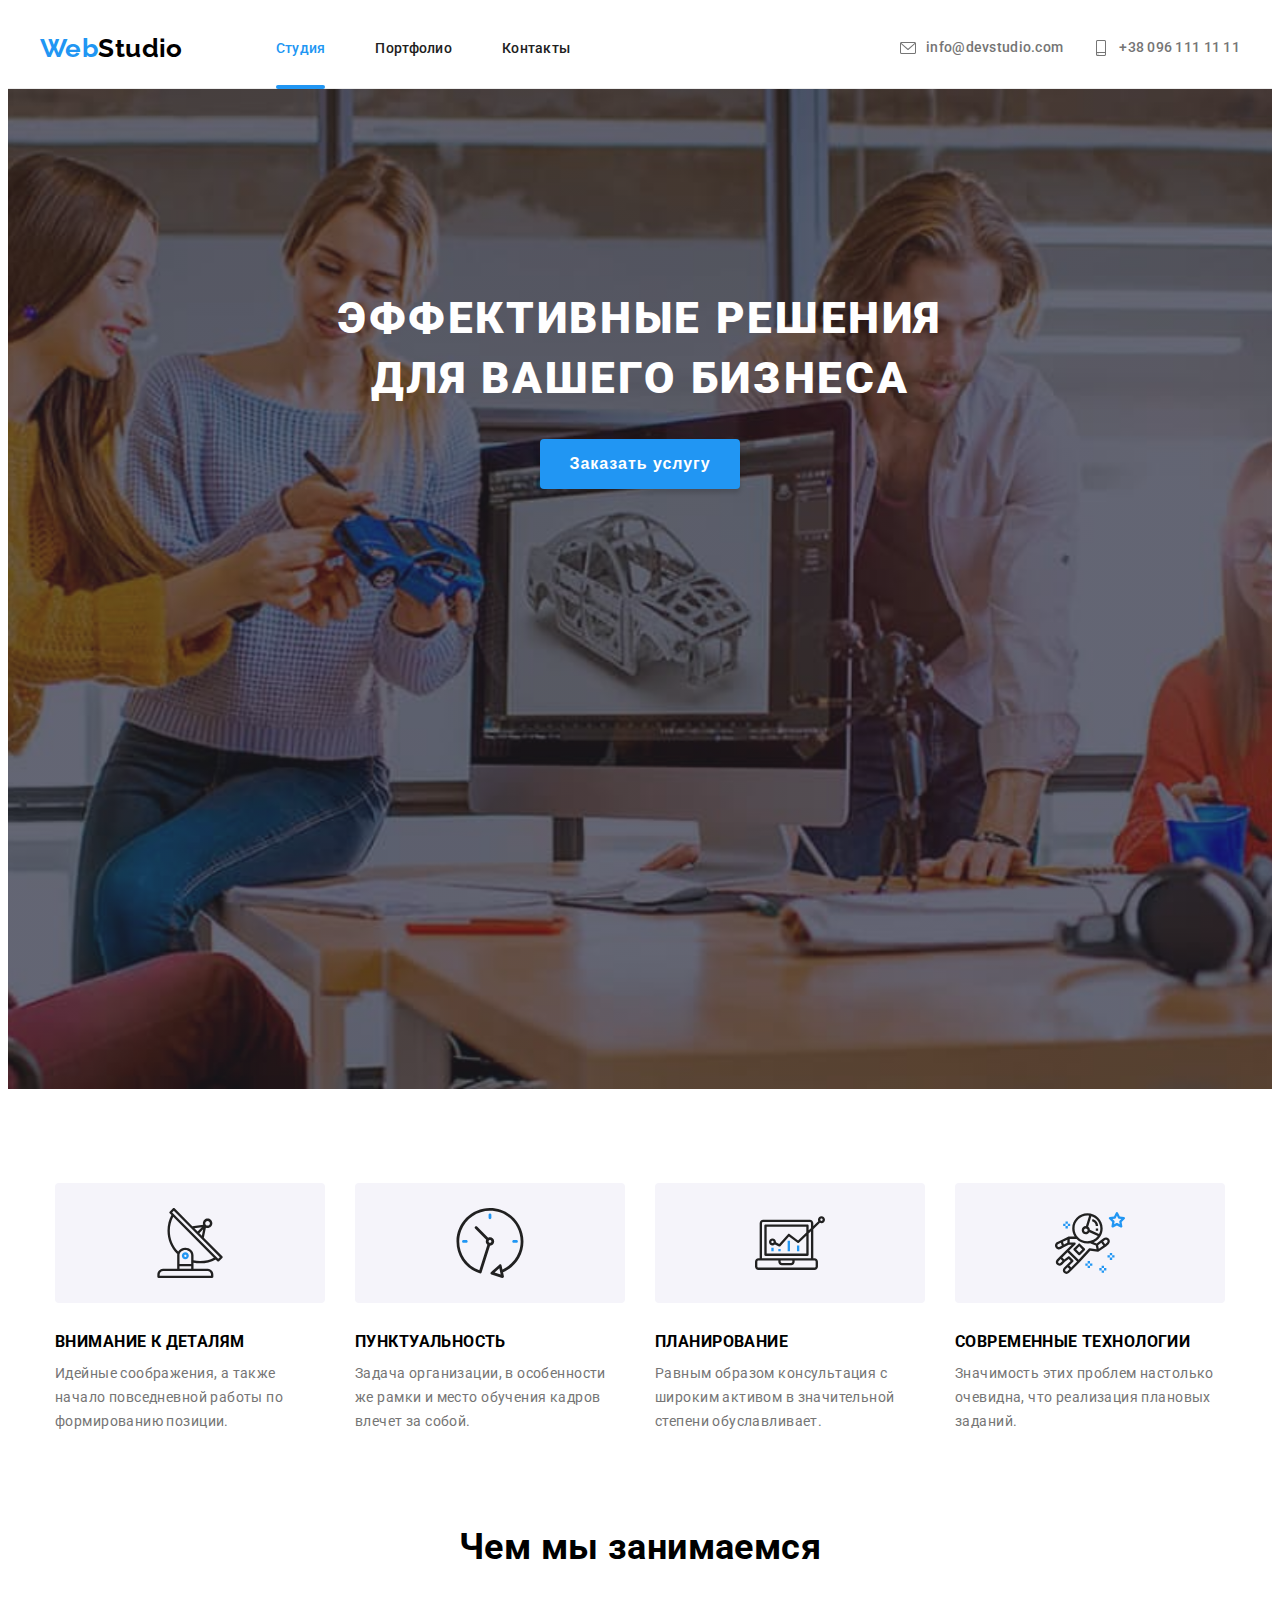
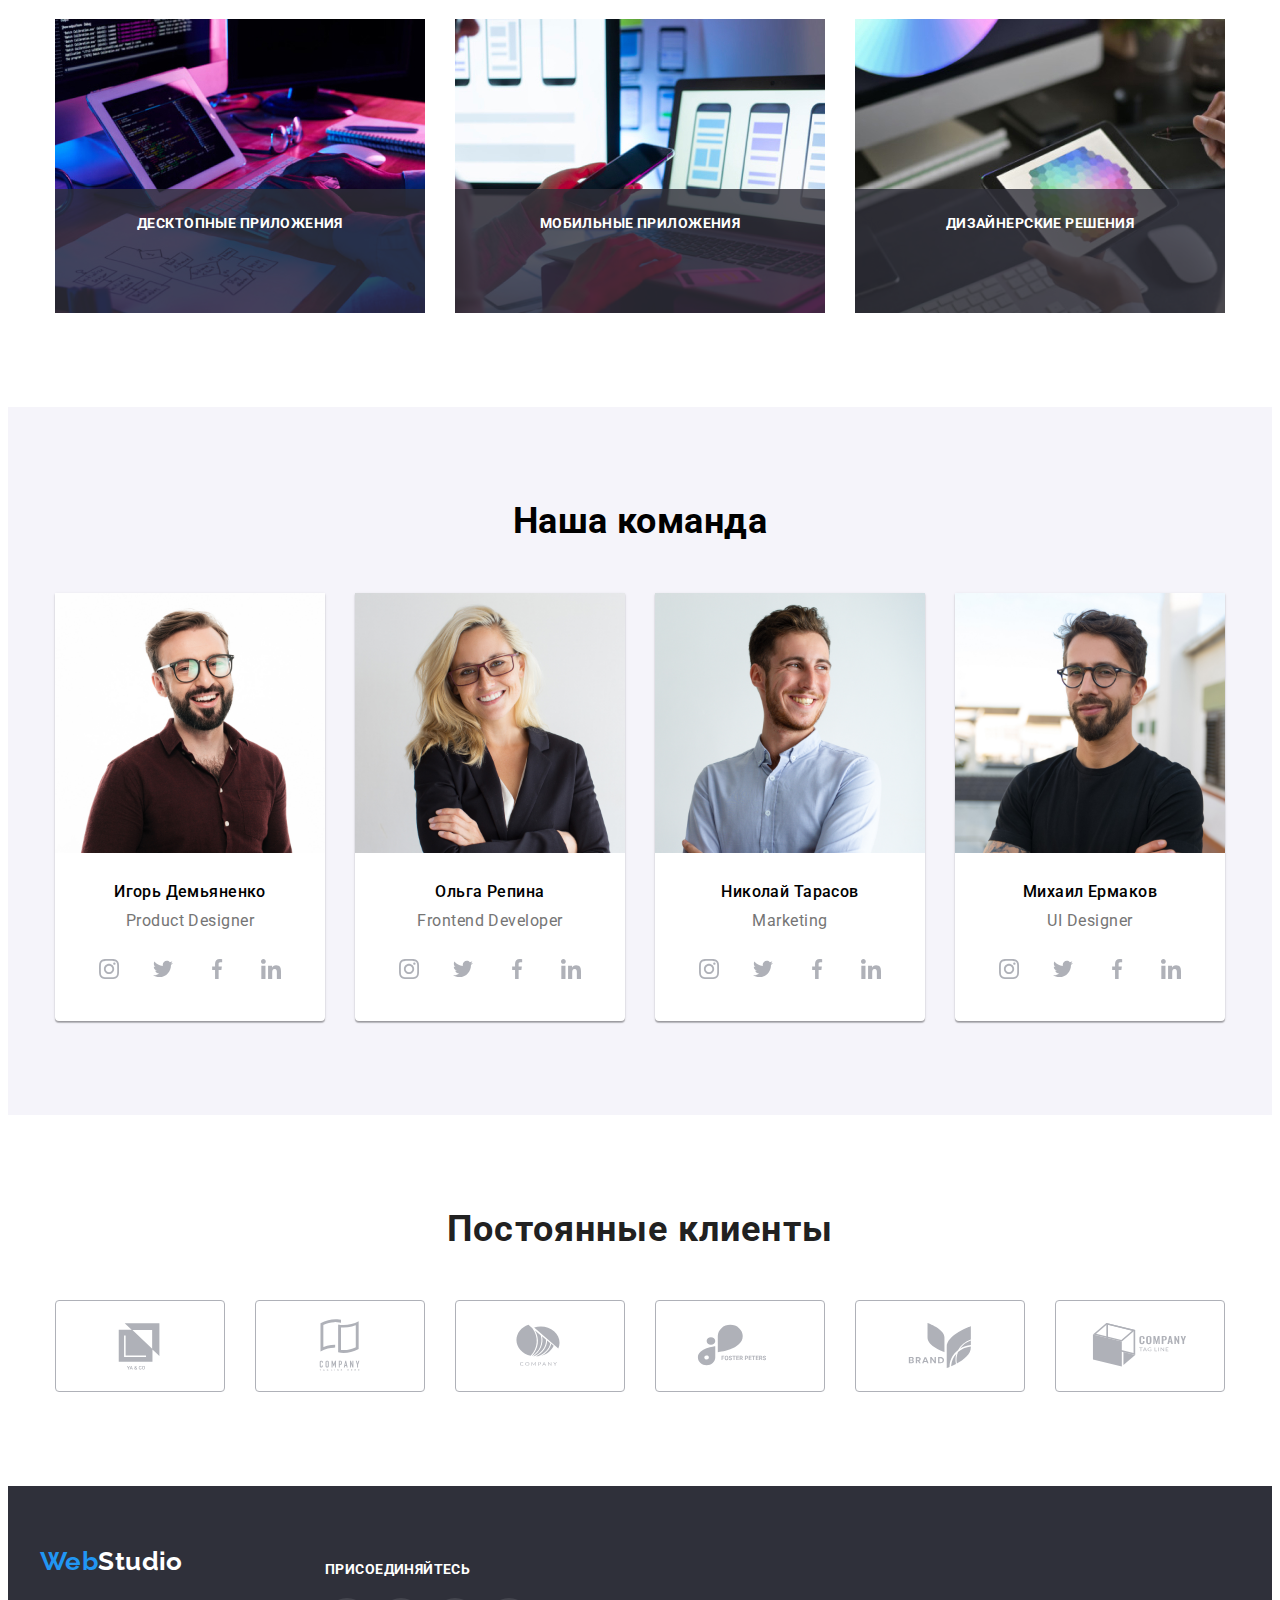
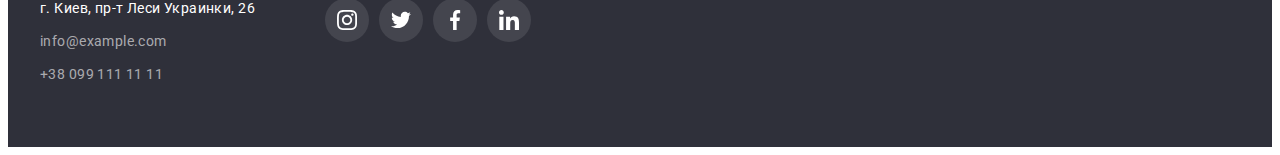
<file: index.html>
<!DOCTYPE html>
<html lang="ru">
<head>
    <meta charset="UTF-8">
    <meta http-equiv="X-UA-Compatible" content="IE=edge">
    <meta name="viewport" content="width=device-width, initial-scale=1.0">
    <title>WebStudio</title>
    <link rel="preconnect" href="https://fonts.googleapis.com">
    <link rel="preconnect" href="https://fonts.gstatic.com" crossorigin>
    <link href="https://fonts.googleapis.com/css2?family=Raleway:wght@700&family=Roboto:wght@400;500;700;900&display=swap"
        rel="stylesheet">
    <link rel="stylesheet" href="https://cdnjs.cloudflare.com/ajax/libs/modern-normalize/1.1.0/modern-normalize.min.css"
        integrity="sha512-wpPYUAdjBVSE4KJnH1VR1HeZfpl1ub8YT/NKx4PuQ5NmX2tKuGu6U/JRp5y+Y8XG2tV+wKQpNHVUX03MfMFn9Q=="
        crossorigin="anonymous" referrerpolicy="no-referrer" />
    <link rel="stylesheet" href="./css/styles.css" >
</head>
<body>
   <header class="header">
       <div class="container container-header">
       <nav class="header-nav">
           <a class="link header-logo" href="" lang="en">Web<span class="header-logo-boot">Studio</span></a>
               <ul class="list header-list">
                    <li class="header-item">
                        <a class="link header-link header-link-hover" href="./index.html">Студия</a>
                    </li>
                    <li class="header-item">
                        <a class="link header-link" href="./portfolio.html">Портфолио</a></li>
                    <li class="header-item">
                        <a class="link header-link" href="">Контакты</a></li>
               </ul>
       </nav>
       <ul class="list header-list-too"> 
           <li class="header-item-too">
                <a class="header-mail link" href="mailto:info@devstudio.com">
                    <svg class="header-mail-icon" width="16" height="16">
                        <use href="./imeges/icons.svg#icon-envelope"></use>
                    </svg>
                info@devstudio.com</a>
           </li>
           <li class="header-item-too">
                <a class="header-tel link" href="tel:+380961111111">
                    <svg class="header-tel-icon" width="16" height="16">
                        <use href="./imeges/icons.svg#icon-smartphone"></use>
                    </svg>
                +38 096 111 11 11</a>
           </li>
        </ul>
        </div>
   </header>
   <main>
       <section class="link title-link">
            <div class="container container-title">
                <h1 class="title">Эффективные решения для вашего бизнеса</h1>
                <button type="button" class="title-btn" data-modal-open>Заказать услугу</button>
            </div>
       </section>
       <section class="prior section link">
           <div class="container">
           <h2 class="visually-hidden">Наши приоритеты</h2>
           <ul class="list prior-list">
               <li class="prior-item">
                   <div class="prior-box-icon">
                       <svg class="prior-icon" width="70" hidden="70">
                           <use href="imeges/icons.svg#icon-antenna"></use>
                       </svg>
                   </div>
                   <h3 class="prior-title-list">Внимание к деталям</h3>
                   <p class="prior-after-title">Идейные соображения, а также начало повседневной работы по формированию позиции.</p>
               </li>
               <li class="prior-item">
                   <div class="prior-box-icon">
                       <svg class="prior-icon" width="70" hidden="70">
                           <use href="imeges/icons.svg#icon-clock"></use>
                       </svg>
                   </div>
                   <h3 class="prior-title-list">Пунктуальность</h3>
                   <p class="prior-after-title">Задача организации, в особенности же рамки и место обучения кадров влечет за собой.</p>
                </li>
                <li class="prior-item">
                    <div class="prior-box-icon">
                        <svg class="prior-icon" width="70" hidden="70">
                            <use href="imeges/icons.svg#icon-diagram"></use>
                        </svg>
                    </div>
                    <h3 class="prior-title-list">Планирование</h3>
                    <p class="prior-after-title">Равным образом консультация с широким активом в значительной степени обуславливает.</p>
                </li>
                <li class="prior-item">
                    <div class="prior-box-icon">
                        <svg class="prior-icon" width="70" hidden="70">
                            <use href="imeges/icons.svg#icon-astronaut"></use>
                        </svg>
                    </div>
                    <h3 class="prior-title-list">Современные технологии</h3>
                    <p class="prior-after-title">Значимость этих проблем настолько очевидна, что реализация плановых заданий.</p>
                </li>
           </ul>
           </div>
       </section>
           <section class="work section">
               <div class="container">
               <h2 class="work-title">Чем мы занимаемся</h2>
               <ul class="list work-list">
                    <li class="work-item">
                        <img src="./imeges/about-img-1.jpg" alt="компьютер" width="370" height="294">
                        <p class="work-text">десктопные приложения</p>
                    </li>
                    <li class="work-item">
                        <img src="./imeges/about-img-2.jpg" alt="ноутбук" width="370" height="294">
                        <p class="work-text">мобильные приложения</p>
                    </li>
                    <li class="work-item">
                        <img src="./imeges/about-img-3.jpg" alt="планшет" width="370" height="294">
                        <p class="work-text">дизайнерские решения</p>
                    </li>
               </ul>
               </div>        
           </section> 
        <section class="team section">
            <div class="container">
            <h2 class="team-title">Наша команда</h2>
            <ul class="list team-list">
                <li class="team-item">
                    <img src="./imeges/work-img-4.jpg" alt="игорь" width="270" height="260">
                    <div class="team-item-content">
                        <h3 class="team-title-list">Игорь Демьяненко</h3>
                        <p class="team-after-title" lang="en">Product Designer</p>
                        <ul class="list team-social-list">
                            <li class="team-social-item">
                                <a href="" class="team-social-link">
                                    <svg class="team-social-icon" width="20" height="20">
                                        <use href="./imeges/icons.svg#icon-instagram"></use>
                                    </svg>
                                </a>
                            </li>
                            <li class="team-social-item">
                                <a href="" class="team-social-link">
                                    <svg class="team-social-icon" width="20" height="20">
                                        <use href="./imeges/icons.svg#icon-twitter"></use>
                                    </svg>
                                </a>
                            </li>
                            <li class="team-social-item">
                                <a href="" class="team-social-link">
                                    <svg class="team-social-icon" width="20" height="20">
                                        <use href="./imeges/icons.svg#icon-facebook"></use>
                                    </svg>
                                </a>
                            </li>
                            <li class="team-social-item">
                                <a href="" class="team-social-link">
                                    <svg class="team-social-icon" width="20" height="20">
                                        <use href="./imeges/icons.svg#icon-linkedin"></use>
                                    </svg>
                                </a>
                            </li>
                        </ul>
                    </div>
                </li>
                <li class="team-item">
                    <img src="./imeges/work-img-5.jpg" alt="ольга" width="270" height="260">
                    <div class="team-item-content">
                        <h3 class="team-title-list">Ольга Репина</h3>
                        <p class="team-after-title" lang="en">Frontend Developer</p>
                        <ul class="list team-social-list">
                            <li class="team-social-item">
                                <a href="" class="link team-social-link">
                                    <svg class="team-social-icon" width="20" height="20">
                                        <use href="./imeges/icons.svg#icon-instagram"></use>
                                    </svg>
                                </a>
                            </li>
                            <li class="team-social-item">
                                <a href="" class="team-social-link">
                                    <svg class="team-social-icon" width="20" height="20">
                                        <use href="./imeges/icons.svg#icon-twitter"></use>
                                    </svg>
                                </a>
                            </li>
                            <li class="team-social-item">
                                <a href="" class="team-social-link">
                                    <svg class="team-social-icon" width="20" height="20">
                                        <use href="./imeges/icons.svg#icon-facebook"></use>
                                    </svg>
                                </a>
                            </li>
                            <li class="team-social-item">
                                <a href="" class="team-social-link">
                                    <svg class="team-social-icon" width="20" height="20">
                                        <use href="./imeges/icons.svg#icon-linkedin"></use>
                                    </svg>
                                </a>
                            </li>
                        </ul>
                    </div>
                </li>
                <li class="team-item">
                    <img src="./imeges/work-img-6.jpg" alt="николай" width="270" height="260">
                    <div class="team-item-content">
                        <h3 class="team-title-list">Николай Тарасов</h3>
                        <p class="team-after-title" lang="en">Marketing</p>
                        <ul class="list team-social-list">
                            <li class="team-social-item">
                                <a href="" class="team-social-link">
                                    <svg class="team-social-icon" width="20" height="20">
                                        <use href="./imeges/icons.svg#icon-instagram"></use>
                                    </svg>
                                </a>
                            </li>
                            <li class="team-social-item">
                                <a href="" class="team-social-link">
                                    <svg class="team-social-icon" width="20" height="20">
                                        <use href="./imeges/icons.svg#icon-twitter"></use>
                                    </svg>
                                </a>
                            </li>
                            <li class="team-social-item">
                                <a href="" class="team-social-link">
                                    <svg class="team-social-icon" width="20" height="20">
                                        <use href="./imeges/icons.svg#icon-facebook"></use>
                                    </svg>
                                </a>
                            </li>
                            <li class="team-social-item">
                                <a href="" class="team-social-link">
                                    <svg class="team-social-icon" width="20" height="20">
                                        <use href="./imeges/icons.svg#icon-linkedin"></use>
                                    </svg>
                                </a>
                            </li>
                        </ul>
                    </div>
                </li>
                <li class="team-item">
                    <img src="./imeges/work-img-7.jpg" alt="михаил" width="270" height="260">
                    <div class="team-item-content">
                        <h3 class="team-title-list">Михаил Ермаков</h3>
                        <p class="team-after-title" lang="en">UI Designer</p>
                        <ul class="list team-social-list">
                            <li class="team-social-item">
                                <a href="" class="team-social-link">
                                    <svg class="team-social-icon" width="20" height="20">
                                        <use href="./imeges/icons.svg#icon-instagram"></use>
                                    </svg>
                                </a>
                            </li>
                            <li class="team-social-item">
                                <a href="" class="team-social-link">
                                    <svg class="team-social-icon" width="20" height="20">
                                        <use href="./imeges/icons.svg#icon-twitter"></use>
                                    </svg>
                                </a>
                            </li>
                            <li class="team-social-item">
                                <a href="" class="team-social-link">
                                    <svg class="team-social-icon" width="20" height="20">
                                        <use href="./imeges/icons.svg#icon-facebook"></use>
                                    </svg>
                                </a>
                            </li>
                            <li class="team-social-item">
                                <a href="" class="team-social-link">
                                    <svg class="team-social-icon" width="20" height="20">
                                        <use href="./imeges/icons.svg#icon-linkedin"></use>
                                    </svg>
                                </a>
                            </li>
                        </ul>
                    </div>
                </li>
            </ul>
            </div>
        </section>
        <section class="section">
            <div class="container">
                <h2 class="regular-client">Постоянные клиенты</h2>
                <ul class="list regular-client-list">
                    <li class="link regular-client-link">
                        <a class="regular-client-item" href="">
                            <svg class="client" width="106" height="60">
                                <use href="./imeges/icons.svg#icon-logo-1"></use>
                            </svg>
                        </a>
                    </li>
                    <li class="link regular-client-link">
                        <a class="regular-client-item" href="">
                            <svg class="client" width="106" heigth="60">
                                <use href="./imeges/icons.svg#icon-logo-2"></use>
                            </svg>
                        </a>
                    </li>
                    <li class="link regular-client-link">
                        <a class="regular-client-item" href="">
                            <svg class="client" width="106" heigth="60">
                                <use href="./imeges/icons.svg#icon-logo-3"></use>
                            </svg>
                        </a>
                    </li>
                    <li class="link regular-client-link">
                        <a class="regular-client-item" href="">
                            <svg class="client" width="106" heigth="60">
                                <use href="./imeges/icons.svg#icon-logo-4"></use>
                            </svg>
                        </a>
                    </li>
                    <li class="link regular-client-link">
                        <a class="regular-client-item" href="">
                            <svg class="client" width="106" heigth="60">
                                <use href="./imeges/icons.svg#icon-logo-5"></use>
                            </svg>
                        </a>
                    </li>
                    <li class="link regular-client-link">
                        <a class="regular-client-item" href="">
                            <svg class="client" width="106" heigth="60">
                                <use href="./imeges/icons.svg#icon-logo-6"></use>
                            </svg>
                        </a>
                    </li>
                </ul>
            </div>
        </section>
       <footer class="footer section">
            <div class="container container-footer">
                <div class="left-block">
                    <a class="link footer-logo" href="" lang="en">Web<span class="footer-logo-boot">Studio</span></a>
                    <address>
                        <ul class="list footer-list">
                            <li class="footer-link">
                                <a class="link footer-item" href="https://goo.gl/maps/QumN5bVakySatVLb9" target="_blank" rel="noopener noreferrer">г. Киев, пр-т Леси Украинки, 26</a>
                            </li>
                            <li class="footer-link">
                                <a class="link footer-mail" href="mailto:info@example.com">info@example.com</a>
                            </li>
                            <li class="footer-link">
                                <a class="link footer-tel" href="tel:+380991111111">+38 099 111 11 11</a>
                            </li>
                        </ul>
                    </address>
                </div>
                <div class="net-block">
                    <p class="net-text">Присоединяйтесь</p>
                    <ul class="list net-list">
                        <li class="net-social-item">
                            <a href="" class="net-social-link">
                                <svg class="net-social-icon" width="20" height="20">
                                    <use href="./imeges/icons.svg#icon-instagram"></use>
                                </svg>
                            </a>
                        </li>
                        <li class="net-social-item">
                            <a href="" class="net-social-link">
                                <svg class="net-social-icon" width="20" height="20">
                                    <use href="./imeges/icons.svg#icon-twitter"></use>
                                </svg>
                            </a>
                        </li>
                        <li class="net-social-item">
                            <a href="" class="net-social-link">
                                <svg class="net-social-icon" width="20" height="20">
                                    <use href="./imeges/icons.svg#icon-facebook"></use>
                                </svg>
                            </a>
                        </li>
                        <li class="net-social-item">
                            <a href="" class="net-social-link">
                                <svg class="net-social-icon" width="20" height="20">
                                    <use href="./imeges/icons.svg#icon-linkedin"></use>
                                </svg>
                            </a>
                        </li>
                </ul>
            </div>
            </div>
        </footer>
   </main>
        <div class="beckdrop is-hidden" data-modal>
            <div class="modal">
                <button type="button" class="modal-close" data-modal-close>
                    <svg class="">
                        <use href="./imeges/icons.svg#icon-close-black-18dp-2-1"></use>
                    </svg>
                </button>
            </div>
        </div>
            <script src="./js/modal.js"></script>
    </body>
</html>
</file>
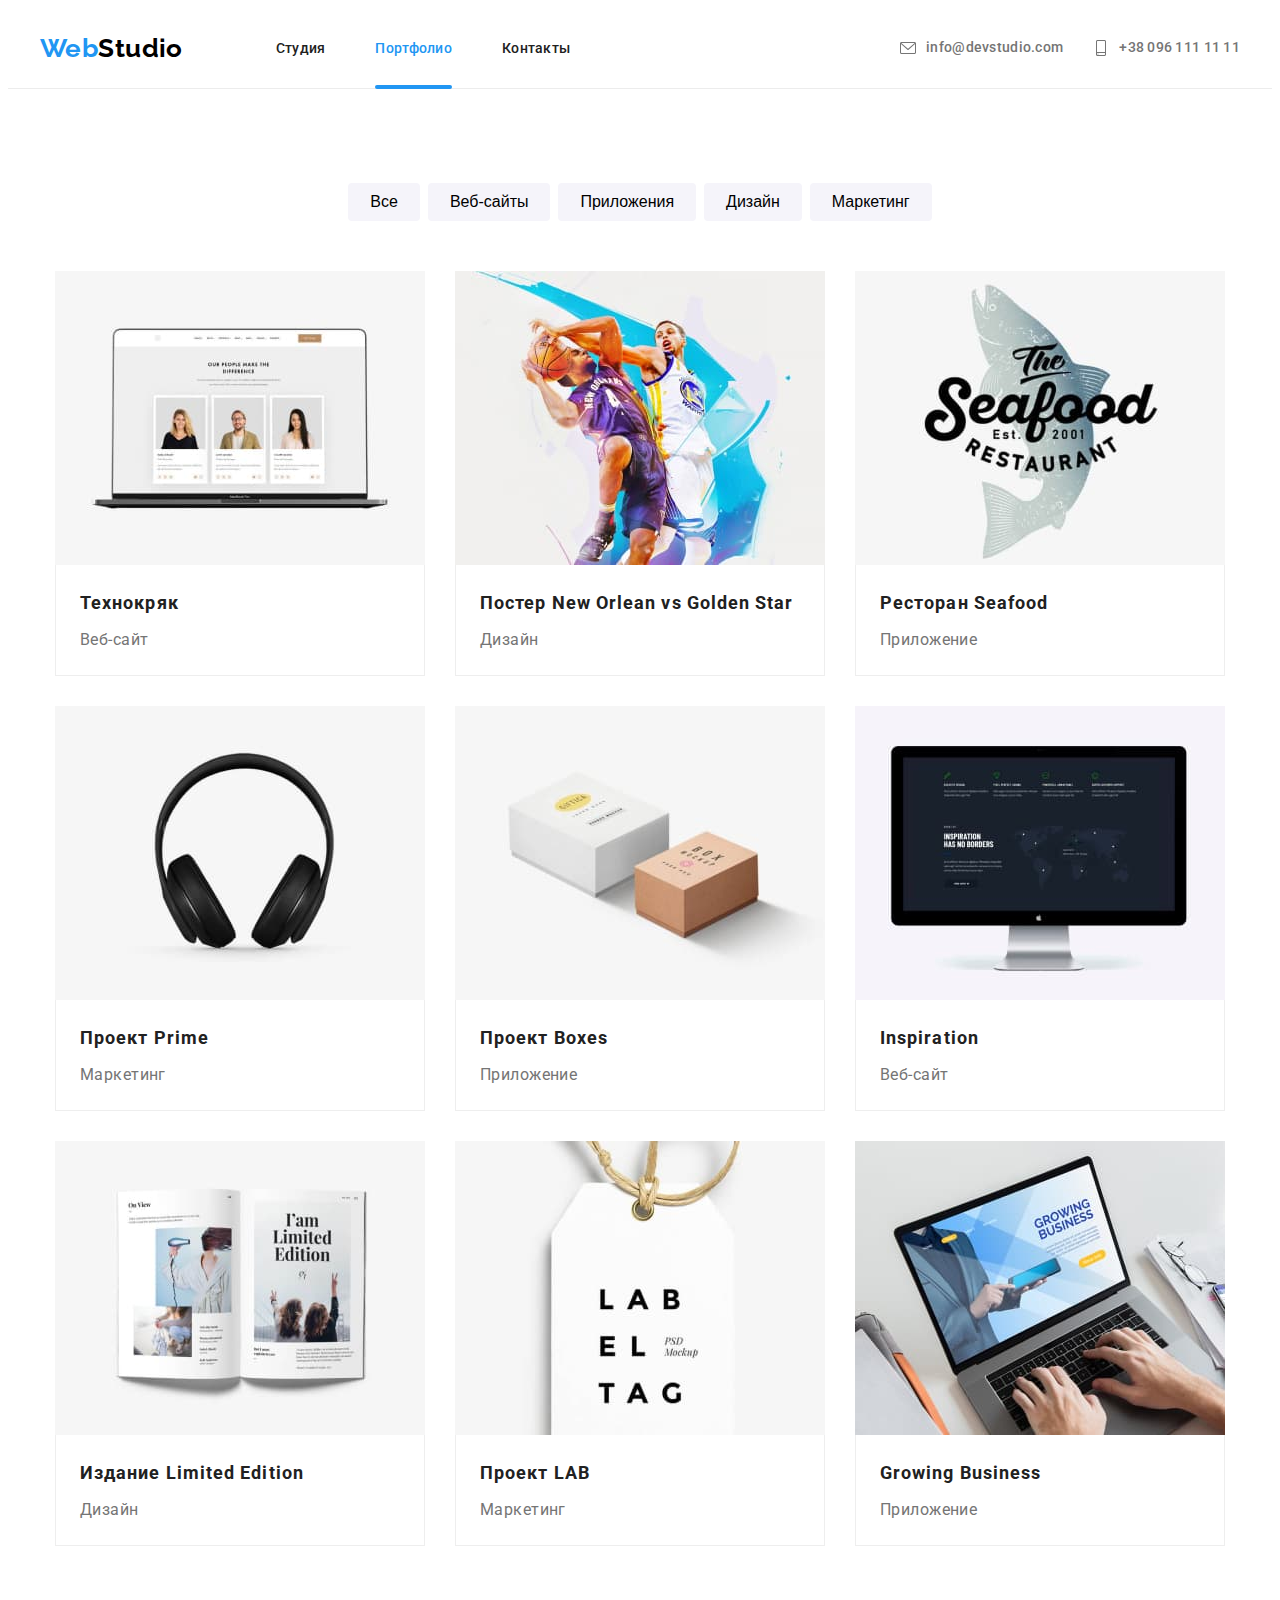
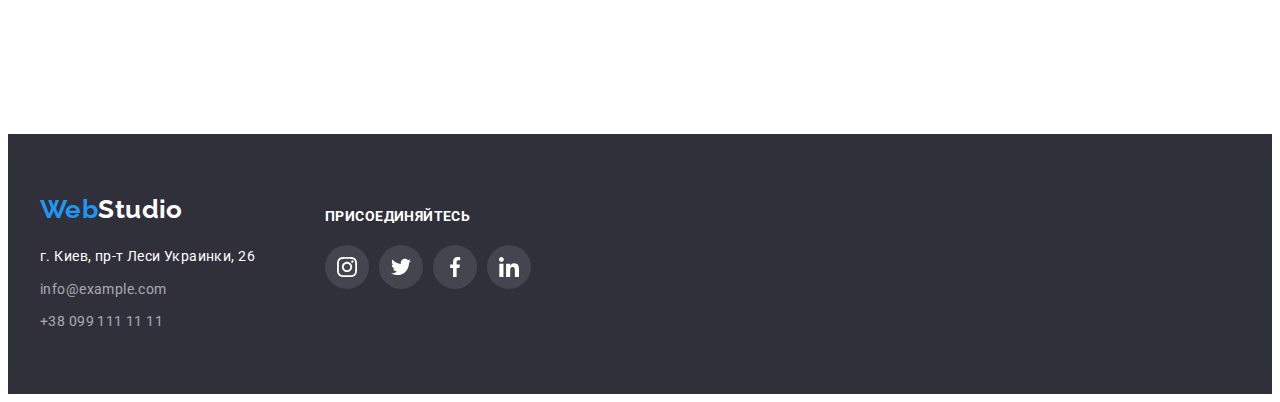
<file: portfolio.html>
<!DOCTYPE html>
<html lang="ru">
<head>
    <meta charset="UTF-8">
    <meta http-equiv="X-UA-Compatible" content="IE=edge">
    <meta name="viewport" content="width=device-width, initial-scale=1.0">
    <title>WebStudio</title>
    <link rel="preconnect" href="https://fonts.googleapis.com">
    <link rel="preconnect" href="https://fonts.gstatic.com" crossorigin>
    <link href="https://fonts.googleapis.com/css2?family=Raleway:wght@700&family=Roboto:wght@400;500;700;900&display=swap"
        rel="stylesheet">
    <link rel="stylesheet" href="https://cdnjs.cloudflare.com/ajax/libs/modern-normalize/1.1.0/modern-normalize.min.css"
        integrity="sha512-wpPYUAdjBVSE4KJnH1VR1HeZfpl1ub8YT/NKx4PuQ5NmX2tKuGu6U/JRp5y+Y8XG2tV+wKQpNHVUX03MfMFn9Q=="
        crossorigin="anonymous" referrerpolicy="no-referrer" />
    <link rel="stylesheet" href="./css/styles.css">
</head>
<body>
    <header class="header">
        <div class="container container-header">
        <nav class="header-nav">
            <a class="link header-logo" href="" lang="en">Web<span class="header-logo-boot">Studio</span></a>
            <ul class="list header-list">
                <li class="header-item">
                    <a class="link header-link" href="./index.html">Студия</a>
                </li>
                <li class="header-item">
                    <a class="link header-link header-link-hover" href="./portfolio.html">Портфолио</a>
                </li>
                <li class="header-item">
                    <a class="link header-link" href="">Контакты</a>
                </li>
            </ul>
        </nav>
        <ul class="list header-list-too">
            <li class="header-item-too">
                <a class="header-mail link" href="mailto:info@devstudio.com">
                    <svg class="header-mail-icon" width="16" height="16">
                        <use href="./imeges/icons.svg#icon-envelope"></use>
                    </svg>
                    info@devstudio.com</a>
            </li>
            <li class="header-item-too">
                <a class="header-tel link" href="tel:+380961111111">
                    <svg class="header-tel-icon" width="16" height="16">
                        <use href="./imeges/icons.svg#icon-smartphone"></use>
                    </svg>
                    +38 096 111 11 11</a>
            </li>
        </ul>
        </div>
    </header>
    <main>
        <section class="link portfolio section">
            <div class="container">
            <h1 class="visually-hidden">Портфолио</h1>
                <ul class="list menu">
                    <li class="menu-link">
                        <button type="button" class="menu-btn">Все</button>
                    </li>
                    <li class="menu-link">
                        <button type="button" class="menu-btn">Веб-сайты</button>
                    </li>
                    <li class="menu-link">
                        <button type="button" class="menu-btn">Приложения</button>
                    </li>
                    <li class="menu-link">
                        <button type="button" class="menu-btn">Дизайн</button>
                    </li>
                    <li class="menu-link">
                        <button type="button" class="menu-btn">Маркетинг</button>
                    </li>
                </ul>
            <ul class="list bedge section">
               <li class="bedge-list">
                    <a class="link bedge-link" href="">
                        <div class="bedge-link-wrap">
                            <img src="./imeges/bedge-img-1.jpg" alt="ноутбук">
                            <p class="imeges-text">
                                Технокряк это современная площадка распространения коронавируса. Компании используют эту платформу для цифрового
                                шпионажа и атак на защищённые сервера конкурентов.
                            </p>                            
                        </div>
                    <div class="bedge-text">
                        <h2 class="bedge-title">Технокряк</h2>
                        <p class="bedge-after-title">Веб-сайт</p>
                    </div>
                    </a>
               </li>
               <li class="bedge-list">
                    <a class="link bedge-link" href="">
                        <div class="bedge-link-wrap">
                            <img src="./imeges/bedge-img-2.jpg" alt="Баскетбол">
                            <p class="imeges-text">
                                Технокряк это современная площадка распространения коронавируса. Компании используют эту платформу для цифрового
                                шпионажа и атак на защищённые сервера конкурентов.
                            </p>
                        </div>
                        <div class="bedge-text">
                            <h2 class="bedge-title">Постер New Orlean vs Golden Star</h2>
                            <p class="bedge-after-title">Дизайн</p>
                        </div>
                    </a>
                </li>
                <li class="bedge-list">
                    <a class="link bedge-link" href="">
                        <div class="bedge-link-wrap">
                            <img src="./imeges/bedge-img-3.jpg" alt="Ресторан">
                            <p class="imeges-text">
                                Технокряк это современная площадка распространения коронавируса. Компании используют эту платформу для цифрового
                                шпионажа и атак на защищённые сервера конкурентов.
                            </p>
                        </div>
                        <div class="bedge-text">
                            <h2 class="bedge-title">Ресторан Seafood</h2>
                            <p class="bedge-after-title">Приложение</p>
                        </div>
                    </a>
                </li>
                <li class="bedge-list">
                    <a class="link bedge-link" href="">
                        <div class="bedge-link-wrap">
                            <img src="./imeges/bedge-img-4.jpg" alt="Наушники">
                            <p class="imeges-text">
                                Технокряк это современная площадка распространения коронавируса. Компании используют эту платформу для цифрового
                                шпионажа и атак на защищённые сервера конкурентов.
                            </p>
                        </div>
                        <div class="bedge-text">
                            <h2 class="bedge-title">Проект Prime</h2>
                            <p class="bedge-after-title">Маркетинг</p>
                        </div>
                    </a>
                </li>
                <li class="bedge-list">
                    <a class="link bedge-link" href="">
                        <div class="bedge-link-wrap">
                            <img src="./imeges/bedge-img-5.jpg" alt="Упаковки">
                            <p class="imeges-text">
                                Технокряк это современная площадка распространения коронавируса. Компании используют эту платформу для цифрового
                                шпионажа и атак на защищённые сервера конкурентов.
                            </p>
                        </div>
                        <div class="bedge-text">
                            <h2 class="bedge-title">Проект Boxes</h2>
                            <p class="bedge-after-title">Приложение</p>
                        </div>
                    </a>
                </li>
                <li class="bedge-list">
                    <a class="link bedge-link" href="">
                        <div class="bedge-link-wrap">
                            <img src="./imeges/bedge-img-6.jpg" alt="Монитор">
                            <p class="imeges-text">
                                Технокряк это современная площадка распространения коронавируса. Компании используют эту платформу для цифрового
                                шпионажа и атак на защищённые сервера конкурентов.
                            </p>
                        </div>
                        <div class="bedge-text">
                            <h2 class="bedge-title">Inspiration</h2>
                            <p class="bedge-after-title">Веб-сайт</p>
                        </div>
                    </a>
                </li>
                <li class="bedge-list">
                    <a class="link bedge-link" href="">
                        <div class="bedge-link-wrap">
                            <img src="./imeges/bedge-img-7.jpg" alt="Журнал">
                            <p class="imeges-text">
                                Технокряк это современная площадка распространения коронавируса. Компании используют эту платформу для цифрового
                                шпионажа и атак на защищённые сервера конкурентов.
                            </p>
                        </div>
                        <div class="bedge-text">
                            <h2 class="bedge-title">Издание Limited Edition</h2>
                            <p class="bedge-after-title">Дизайн</p>
                        </div>
                    </a>
                </li>
                <li class="bedge-list">
                    <a class="link bedge-link" href="">
                        <div class="bedge-link-wrap">
                            <img src="./imeges/bedge-img-8.jpg" alt="Бирка">
                            <p class="imeges-text">
                                Технокряк это современная площадка распространения коронавируса. Компании используют эту платформу для цифрового
                                шпионажа и атак на защищённые сервера конкурентов.
                            </p>
                        </div>
                        <div class="bedge-text">
                            <h2 class="bedge-title">Проект LAB</h2>
                            <p class="bedge-after-title">Маркетинг</p>
                        </div>
                    </a>
                </li>
                <li class="bedge-list">
                    <a class="link bedge-link" href="">
                        <div class="bedge-link-wrap">
                            <img src="./imeges/bedge-img-9.jpg" alt="Ноутбук на столе">
                            <p class="imeges-text">
                                Технокряк это современная площадка распространения коронавируса. Компании используют эту платформу для цифрового
                                шпионажа и атак на защищённые сервера конкурентов.
                            </p>
                        </div>
                        <div class="bedge-text">
                            <h2 class="bedge-title">Growing Business</h2>
                            <p class="bedge-after-title">Приложение</p>
                        </div>
                    </a>
                </li>
            </ul>
            </div>
        </section>
        <footer class="footer section">
            <div class="container container-footer">
                <div class="left-block">
                    <a class="link footer-logo" href="" lang="en">Web<span class="footer-logo-boot">Studio</span></a>
                    <address>
                        <ul class="list footer-list">
                            <li class="footer-link">
                                <a class="link footer-item" href="https://goo.gl/maps/QumN5bVakySatVLb9" target="_blank"
                                    rel="noopener noreferrer">г. Киев, пр-т Леси Украинки, 26</a>
                            </li>
                            <li class="footer-link">
                                <a class="link footer-mail" href="mailto:info@example.com">info@example.com</a>
                            </li>
                            <li class="footer-link">
                                <a class="link footer-tel" href="tel:+380991111111">+38 099 111 11 11</a>
                            </li>
                        </ul>
                    </address>
                </div>
                <div class="net-block">
                    <h2 class="net-text">Присоединяйтесь</h2>
                    <ul class="list net-list">
                        <li class="net-social-item">
                            <a href="" class="net-social-link">
                                <svg class="net-social-icon" width="20" height="20">
                                    <use href="./imeges/icons.svg#icon-instagram"></use>
                                </svg>
                            </a>
                        </li>
                        <li class="net-social-item">
                            <a href="" class="net-social-link">
                                <svg class="net-social-icon" width="20" height="20">
                                    <use href="./imeges/icons.svg#icon-twitter"></use>
                                </svg>
                            </a>
                        </li>
                        <li class="net-social-item">
                            <a href="" class="net-social-link">
                                <svg class="net-social-icon" width="20" height="20">
                                    <use href="./imeges/icons.svg#icon-facebook"></use>
                                </svg>
                            </a>
                        </li>
                        <li class="net-social-item">
                            <a href="" class="net-social-link">
                                <svg class="net-social-icon" width="20" height="20">
                                    <use href="./imeges/icons.svg#icon-linkedin"></use>
                                </svg>
                            </a>
                        </li>
                    </ul>
                </div>
            </div>
        </footer>
    </main>
</body>
</html>
</file>
<file: css/styles.css>
body {
  font-family: "Roboto", sans-serif;
  color: var(--back-color);
  background-color: var(--base-back-color);
  font-size: 14px;
  letter-spacing: 0.03em;
}

.list {
  list-style: none;
}

.link {
  text-decoration: none;
}

:root {
  --base-color: #212121;
  --base-back-color: white;
  --hover-color: #2196f3;
  --btn-hover-color: #188ce8;
  --contact-color: #757575;
  --contact-footer-color: rgba(255, 255, 255, 0.6);
  --title-studio-color: #ffffff;
  --back-color: black;
  --title-back-color: #2f303a;
  --menu-team-color: #f5f4fa;
  --social-icon-color: #afb1b8;
}

p,
h1,
h2,
h3,
h4 {
  margin: 0;
}

ul {
  margin: 0;
  padding-left: 0;
}

button {
  cursor: pointer;
}

img {
  display: block;
}

.visually-hidden {
  position: absolute;
  width: 1px;
  height: 1px;
  margin: -1px;
  border: 0;
  padding: 0;

  white-space: nowrap;
  clip-path: inset(100%);
  clip: rect(0 0 0 0);
  overflow: hidden;
}

.container {
  width: 1200px;
  margin: 0 auto;
  padding-left: 15px;
  padding-right: 15px;
}

.section {
  padding-top: 94px;
  padding-bottom: 94px;
}

/*--------- HEADER -------- */

.header {
  background-color: var(--base-back-color);
  border-bottom: 1px solid #ececec;
}

.container-header {
  height: 80px;
  display: flex;
  align-items: center;
}

.header-nav {
  display: flex;
}

.header-list {
  display: flex;
  align-items: center;
  color: var(--base-color);
}

.header-item:not(:last-child) {
  margin-right: 50px;
}

.header-link {
  font-weight: 500;
  line-height: 1.14;
  letter-spacing: 0.02em;
  color: var(--base-color);
  position: relative;
}

.header-link-hover {
  color: var(--hover-color);
}

.header-link-hover::after {
  position: absolute;
  display: flex;
  content: "";
  width: 100%;
  height: 4px;
  bottom: -33px;
  background: var(--hover-color);
  border-radius: 2px;
}
.header-logo {
  font-family: Raleway;
  font-weight: bold;
  font-size: 26px;
  line-height: 1.19; /* identical to box height */
  color: var(--hover-color);
  margin-right: 93px;
}

.header-logo-boot {
  font-weight: bold;
  font-size: 26px;
  line-height: 1.19; /* identical to box height */
  color: var(--back-color);
}

.header-list-too {
  display: flex;
  align-items: center;
  margin-left: auto;
}

.header-mail {
  font-weight: 500;
  line-height: 1.14;
  letter-spacing: 0.02em;
  color: var(--contact-color);
  display: flex;
  align-items: center;
  margin-right: 30px;
}

.header-mail-icon {
  margin-right: 10px;
  fill: var(--contact-color);
}

.header-mail:hover,
.header-mail:focus {
  color: var(--hover-color);
}

.header-mail:hover .header-mail-icon,
.header-mail:focus .header-mail-icon {
  fill: var(--hover-color);
}

.header-tel {
  font-weight: 500;
  line-height: 1.14;
  letter-spacing: 0.02em;
  color: var(--contact-color);
  display: flex;
  align-items: center;
}

.header-tel-icon {
  margin-right: 10px;
  fill: var(--contact-color);
}

.header-link,
.header-mail,
.header-tel,
.header-tel-icon,
.header-mail-icon {
  transition: color 250ms cubic-bezier(0.4, 0, 0.2, 1);
}

.header-tel:hover,
.header-tel:focus {
  color: var(--hover-color);
}

.header-tel:hover .header-tel-icon,
.header-tel:focus .header-tel-icon {
  fill: var(--hover-color);
}

.header-link:hover,
.header-link:focus {
  color: var(--hover-color);
}

/*---------TITLE-----------*/

.title-link {
  padding-top: 200px;
  padding-bottom: 200px;
  background-color: var(--title-back-color);
  background-image: linear-gradient(
      rgba(47, 48, 58, 0.4),
      rgba(47, 48, 58, 0.4)
    ),
    url(../imeges/bg-maine.jpg);
  background-repeat: no-repeat;
  background-position: center;
  background-size: cover;
  max-width: 1600px;
  height: 600px;
  margin: 0 auto;
}

.container-title {
  display: flex;
  flex-direction: column;
  align-items: center;
}

.title {
  font-weight: 900;
  font-size: 44px;
  line-height: 1.36; /* or 136% */
  text-align: center;
  letter-spacing: 0.06em;
  text-transform: uppercase;
  color: var(--title-studio-color);
  margin-bottom: 30px;
  width: 696px;
}

.title-btn {
  font-weight: bold;
  font-size: 16px;
  line-height: 1.87; /* identical to box height, or 187% */
  width: 200px;
  height: 50px;
  display: flex;
  align-items: center;
  text-align: center;
  justify-content: center;
  letter-spacing: 0.06em;
  background-color: var(--hover-color);
  color: var(--title-studio-color);
  box-shadow: 0px 4px 4px rgba(0, 0, 0, 0.15);
  border-radius: 4px;
  border: navy;
  transition: color 250ms cubic-bezier(0.4, 0, 0.2, 1);
}

.title-btn:hover,
.title-btn:focus {
  background-color: var(--btn-hover-color);
}

/*---------MENU----------*/

.menu {
  display: flex;
  justify-content: center;
  padding-bottom: 0px;
  margin-bottom: 50px;
}

.menu-btn {
  font-weight: 500;
  font-size: 16px;
  line-height: 1.62; /* identical to box height, or 162% */
  text-align: center;
  background: var(--menu-team-color);
  border-radius: 4px;
  padding: 6px 22px;
  border: navy;
  transition: color 250ms cubic-bezier(0.4, 0, 0.2, 1);
}

.menu-link:not(:last-child) {
  margin-right: 8px;
}

.menu-btn:hover,
.menu-btn:focus {
  background-color: var(--hover-color);
  color: var(--title-studio-color);
  box-shadow: 0px 3px 1px rgba(0, 0, 0, 0.1), 0px 1px 2px rgba(0, 0, 0, 0.08),
    0px 2px 2px rgba(0, 0, 0, 0.12);
  border-radius: 4px;
}

/*-------PRIOR--------*/

.prior-list {
  display: flex;
  justify-content: center;
}

.prior-box-icon {
  width: 270px;
  height: 120px;
  background: var(--menu-team-color);
  border-radius: 4px;
  margin-bottom: 30px;
  display: flex;
  justify-content: center;
  align-items: center;
}

.prior-title-list {
  font-style: normal;
  font-weight: bold;
  line-height: 1.14;
  text-transform: uppercase;
  margin-bottom: 10px;
}

.prior-item:not(:last-child) {
  margin-right: 30px;
}

.prior-after-title {
  line-height: 1.71; /* or 171% */
  width: 270px;
  color: var(--contact-color);
}

/*--------WORK--------*/

.work {
  padding-top: 0px;
}
.work-list {
  display: flex;
  justify-content: center;
}

.work-item:not(:last-child) {
  margin-right: 30px;
}

.work-item {
  max-width: 100%;
  height: auto;
  position: relative;
}

.work-title {
  font-weight: bold;
  font-size: 36px;
  line-height: 1.16;
  text-align: center;
  margin-bottom: 50px;
}

.work-text {
  width: 100%;
  height: 70px;
  padding: 27px 0;
  left: 0;
  bottom: 0;
  background: rgba(47, 48, 58, 0.8);
  font-style: normal;
  font-weight: bold;
  line-height: 1.14;
  text-align: center;
  letter-spacing: 0.03em;
  text-transform: uppercase;
  color: var(--title-studio-color);
  position: absolute;
}

/*---------TEAM---------*/

.team {
  font-weight: bold;
  font-size: 36px;
  line-height: 1.16;
  text-align: center;
  background: var(--menu-team-color);
}

.team-item {
  background: var(--title-studio-color); /* material shadow v1 */
  box-shadow: 0px 1px 3px rgba(0, 0, 0, 0.12), 0px 1px 1px rgba(0, 0, 0, 0.14),
    0px 2px 1px rgba(0, 0, 0, 0.2);
  border-radius: 0px 0px 4px 4px;
}
.team-item:not(:last-child) {
  margin-right: 30px;
}

.team-list {
  display: flex;
  justify-content: center;
}

.team-title {
  font-weight: bold;
  font-size: 36px;
  line-height: 1.16;
  text-align: center;
  margin-bottom: 50px;
}

.team-item-content {
  padding-top: 30px;
  padding-bottom: 30px;
}

.team-title-list {
  font-weight: 500;
  font-size: 16px;
  line-height: 1.18; /* identical to box height */
  text-align: center;
  margin-bottom: 10px;
}

.team-after-title {
  font-weight: normal;
  font-size: 16px;
  line-height: 1.18; /* identical to box height */
  text-align: center;
  color: var(--contact-color);
  letter-spacing: 0.03em;
  margin-bottom: 16px;
}

.team-social-list {
  display: flex;
  justify-content: center;
}

.team-social-item + .team-social-item {
  margin-left: 10px;
}

.team-social-link {
  width: 44px;
  height: 44px;
  background: var(--title-studio-color);
  display: flex;
  justify-content: center;
  align-items: center;
  border-radius: 50%;
  transition: color 250ms cubic-bezier(0.4, 0, 0.2, 1);
}

.team-social-icon {
  fill: var(--social-icon-color);
  transition: color 250ms cubic-bezier(0.4, 0, 0.2, 1);
}

.team-social-link:hover,
.team-social-link:focus {
  background-color: var(--hover-color);
}

.team-social-link:hover .team-social-icon,
.team-social-link:focus .team-social-icon {
  fill: var(--title-studio-color);
}

/*------------BEDGE--------------*/

.bedge {
  display: flex;
  flex-wrap: wrap;
  justify-content: center;
  padding-top: 0px;
}

.bedge-list {
  display: flex;
  width: 370px;
  background: var(--title-studio-color);
  box-sizing: border-box;
}

.bedge-link {
  transition: color 250ms cubic-bezier(0.4, 0, 0.2, 1);
}

.bedge-link:hover,
.bedge-link:focus {
  box-shadow: 0px 1px 1px rgba(0, 0, 0, 0.12), 0px 4px 4px rgba(0, 0, 0, 0.06),
    1px 4px 6px rgba(0, 0, 0, 0.16);
}

.bedge-link:hover .imeges-text {
  transform: translateY(0);
}

.bedge-link-wrap {
  position: relative;
  overflow: hidden;
}

.imeges-text {
  position: absolute;
  top: 0;
  left: 0;
  padding-top: 63px;
  padding-bottom: 63px;
  padding-left: 24px;
  padding-right: 24px;
  background: rgba(33, 150, 243, 0.9);
  font-family: Roboto;
  font-style: normal;
  font-size: 18px;
  line-height: 1.56; /* or 156% */
  letter-spacing: 0.03em;
  color: var(--title-studio-color);
  transform: translateY(100%);
  transition: transform 300ms linear;
}
.bedge-text {
  padding-top: 20px;
  padding-bottom: 20px;
  padding-left: 24px;
  padding-right: 24px;
  border-left: 1px solid #eeeeee;
  border-right: 1px solid #eeeeee;
  border-bottom: 1px solid #eeeeee;
}

.bedge-list:not(:nth-child(3n + 3)) {
  margin-right: 30px;
}

.bedge-list:not(:nth-child(n + 7)) {
  margin-bottom: 30px;
}

.bedge-title {
  font-weight: bold;
  font-size: 18px;
  line-height: 2; /* identical to box height, or 200% */
  letter-spacing: 0.06em;
  color: var(--base-color);
  margin-bottom: 4px;
}

.bedge-after-title {
  font-size: 16px;
  line-height: 1.87; /* identical to box height, or 187% */
  color: var(--contact-color);
}

/*------------CLIENT-------------*/

.regular-client {
  font-style: normal;
  font-weight: bold;
  font-size: 36px;
  line-height: 1.16;
  text-align: center;
  letter-spacing: 0.03em;
  color: var(--base-color);
  margin-bottom: 50px;
}

.regular-client-list {
  display: flex;
  justify-content: center;
}

.regular-client-item {
  width: 170px;
  height: 92px;
  border: 1px solid var(--social-icon-color);
  box-sizing: border-box;
  border-radius: 4px;
  display: flex;
  justify-content: center;
  align-items: center;
  transition: color 250ms cubic-bezier(0.4, 0, 0.2, 1);
}

.client {
  fill: var(--social-icon-color);
  transition: color 250ms cubic-bezier(0.4, 0, 0.2, 1);
}

.regular-client-link:not(:last-child) {
  margin-right: 30px;
}

.regular-client-item:hover,
.regular-client-item:focus {
  border: 1px solid var(--hover-color);
  box-sizing: border-box;
  border-radius: 4px;
}

.regular-client-item:hover .client,
.regular-client-item:focus .client {
  fill: var(--hover-color);
}

/*------------FOOTER-------------*/

.footer {
  background-color: var(--title-back-color);
  padding-top: 60px;
  padding-bottom: 60px;
}

.container-footer {
  display: flex;
  align-items: center;
}

.footer-list {
  margin-top: 20px;
}

.footer-link:not(:last-child) {
  margin-bottom: 9px;
}

.left-block {
  margin-right: 70px;
}

.footer-logo {
  font-family: Raleway;
  font-weight: bold;
  font-size: 26px;
  line-height: 1.19; /* identical to box height */
  color: var(--hover-color);
}

.footer-logo-boot {
  font-weight: bold;
  font-size: 26px;
  line-height: 1.19; /* identical to box height */
  color: var(--base-back-color);
}

.footer-item {
  font-style: normal;
  line-height: 1.71; /* or 171% */
  color: var(--title-studio-color);
}

.footer-mail {
  font-style: normal;
  line-height: 1.71; /* or 171% */
  color: var(--contact-footer-color);
}

.footer-tel {
  font-style: normal;
  line-height: 1.71; /* or 171% */
  color: var(--contact-footer-color);
}

.footer-item,
.footer-mail,
.footer-tel {
  transition: color 250ms cubic-bezier(0.4, 0, 0.2, 1);
}

.footer-item:hover,
.footer-item:focus {
  color: var(--hover-color);
}

.footer-mail:hover,
.footer-mail:focus {
  color: var(--hover-color);
}

.footer-tel:hover,
.footer-tel:focus {
  color: var(--hover-color);
}

.net-block {
  display: flex;
  flex-direction: column;
}

.net-text {
  font-style: normal;
  font-weight: bold;
  font-size: 14px;
  line-height: 1.14;
  letter-spacing: 0.03em;
  text-transform: uppercase;
  color: var(--title-studio-color);
  margin-bottom: 20px;
}

.net-list {
  display: flex;
  justify-content: left;
  align-items: center;
}

.net-social-list {
  display: flex;
  justify-content: center;
}

.net-social-item + .net-social-item {
  margin-left: 10px;
}

.net-social-link {
  width: 44px;
  height: 44px;
  background: rgba(255, 255, 255, 0.1);
  display: flex;
  justify-content: center;
  align-items: center;
  border-radius: 50%;
  margin-bottom: 30px;
  transition: color 250ms cubic-bezier(0.4, 0, 0.2, 1);
}

.net-social-icon {
  fill: var(--title-studio-color);
  transition: color 250ms cubic-bezier(0.4, 0, 0.2, 1);
}

.net-social-link:hover,
.net-social-link:focus {
  background-color: var(--hover-color);
}

.net-social-link:hover .net-social-icon,
.net-social-link:focus .net-social-icon {
  fill: var(--title-studio-color);
}

.beckdrop {
  position: fixed;
  top: 0;
  width: 100vw;
  height: 100vh;
  background: rgba(0, 0, 0, 0.2);
  transition: 250ms cubic-bezier(0.4, 0, 0.2, 1);
}

.modal {
  width: 528px;
  min-height: 581px;
  background: #ffffff;
  box-shadow: 0px 1px 3px rgba(0, 0, 0, 0.12), 0px 1px 1px rgba(0, 0, 0, 0.14),
    0px 2px 1px rgba(0, 0, 0, 0.2);
  border-radius: 4px;
  position: absolute;
  top: 50%;
  left: 50%;
  transform: translate(-50%, -50%);
}

.modal-close {
  width: 30px;
  height: 30px;
  border-radius: 50%;
  background: #ffffff;
  border: 1px solid rgba(0, 0, 0, 0.1);
  box-sizing: border-box;
  display: flex;
  align-items: center;
  justify-content: center;
  position: absolute;
  top: 8px;
  right: 8px;
  transition: 250ms cubic-bezier(0.4, 0, 0.2, 1);
}

.is-hidden {
  opacity: 0;
  pointer-events: none;
  visibility: hidden;
}
</file>
